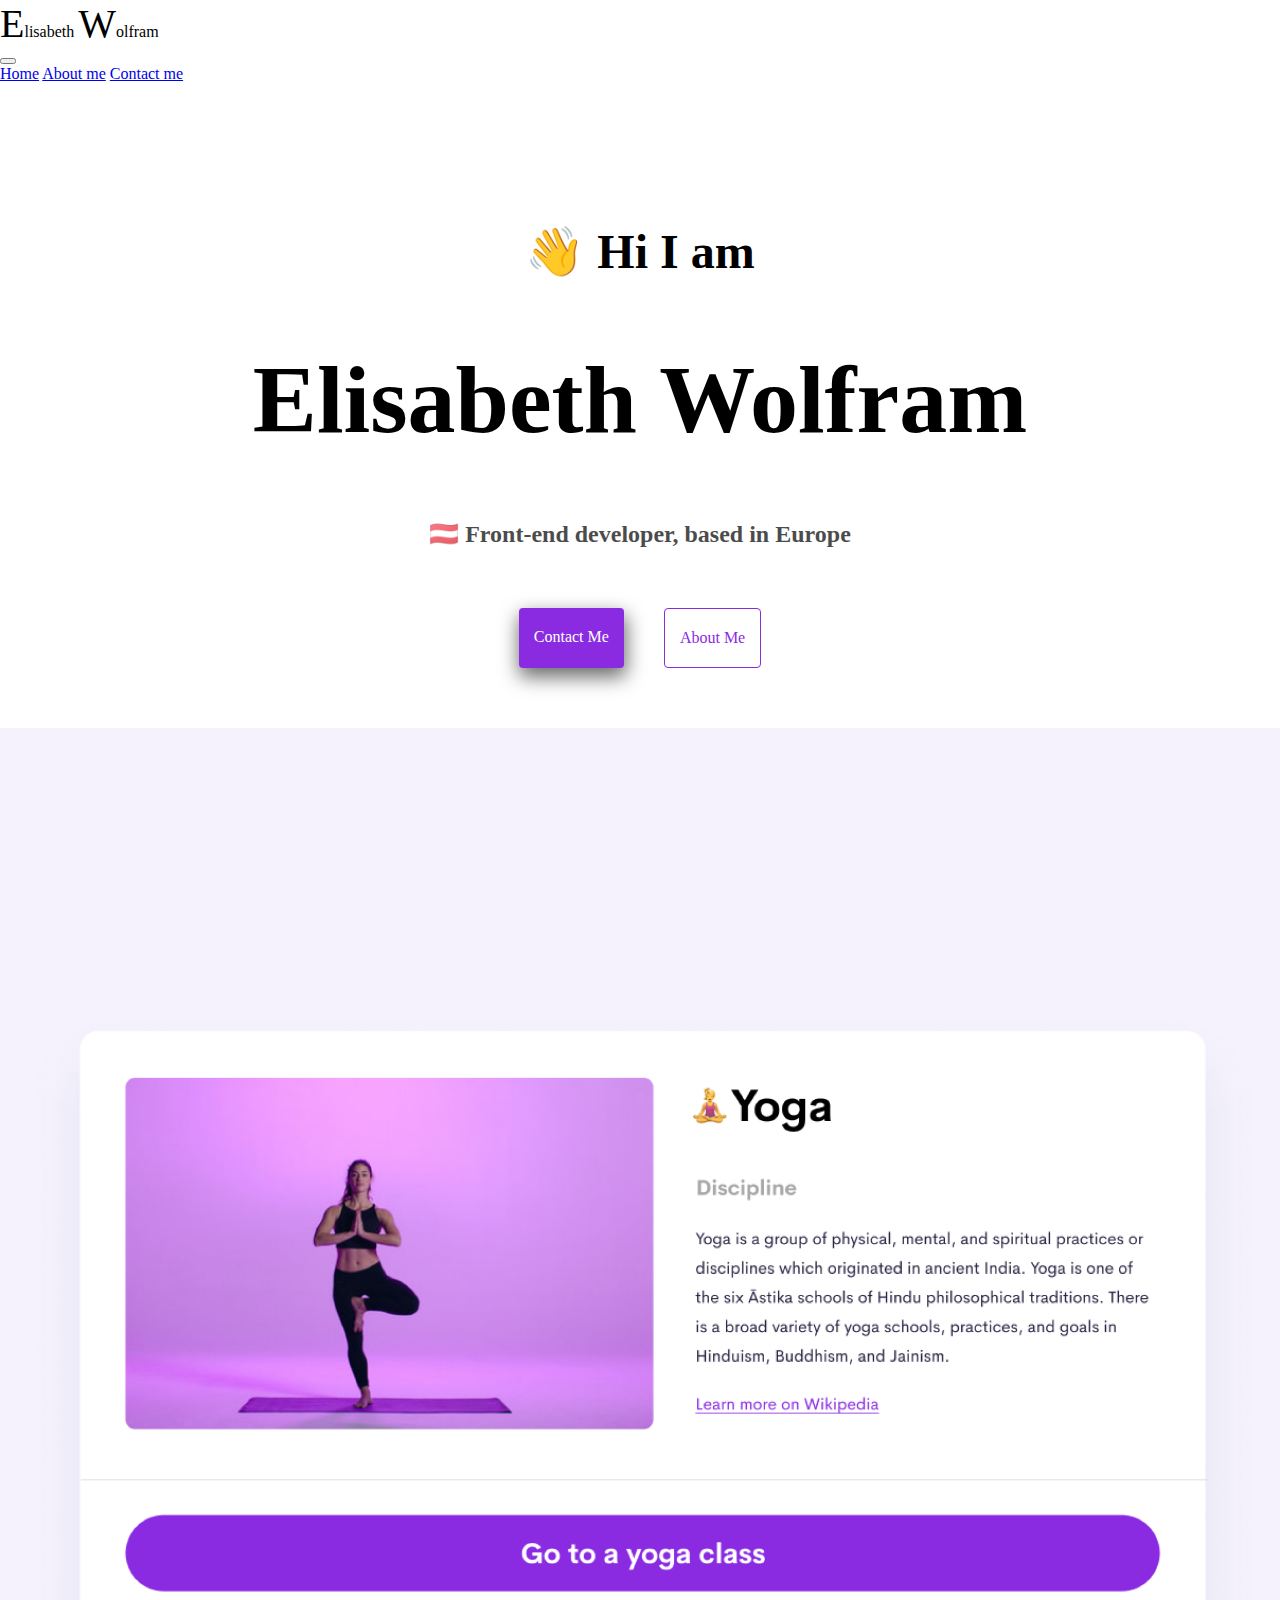
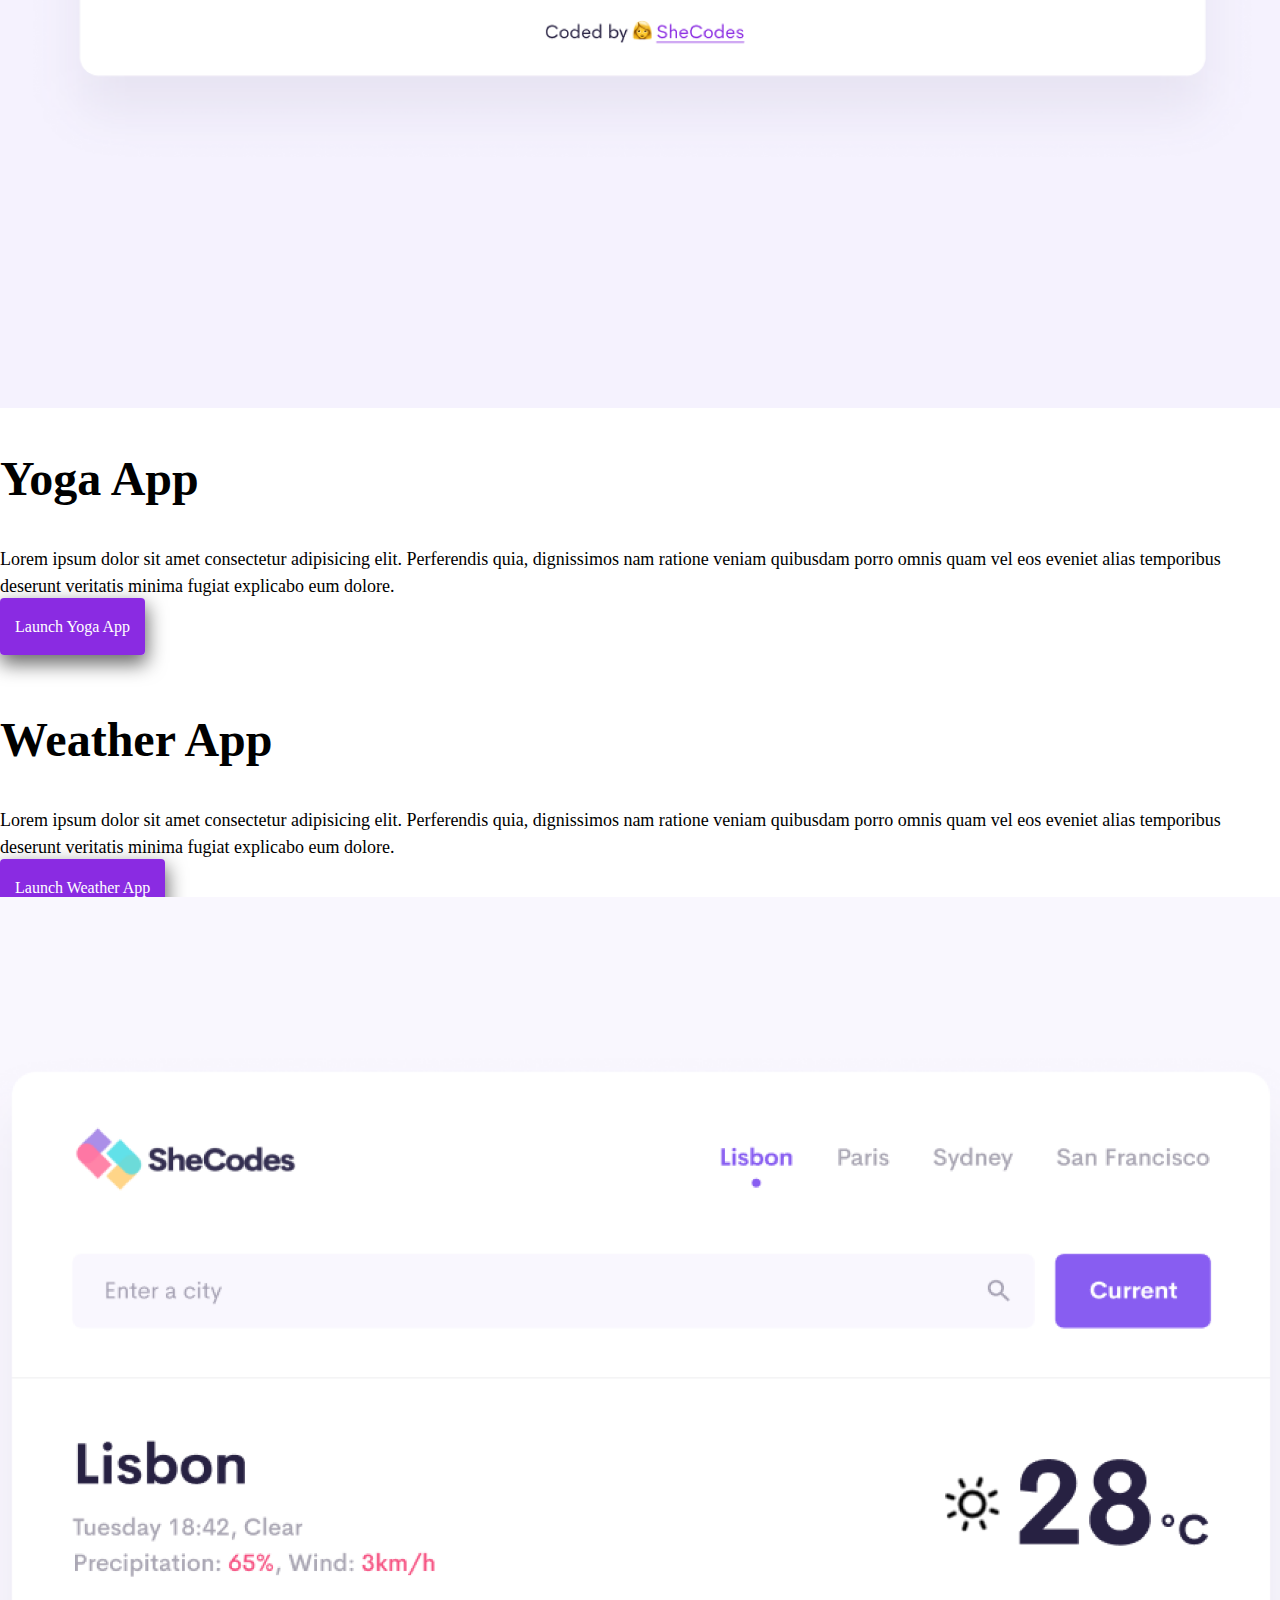
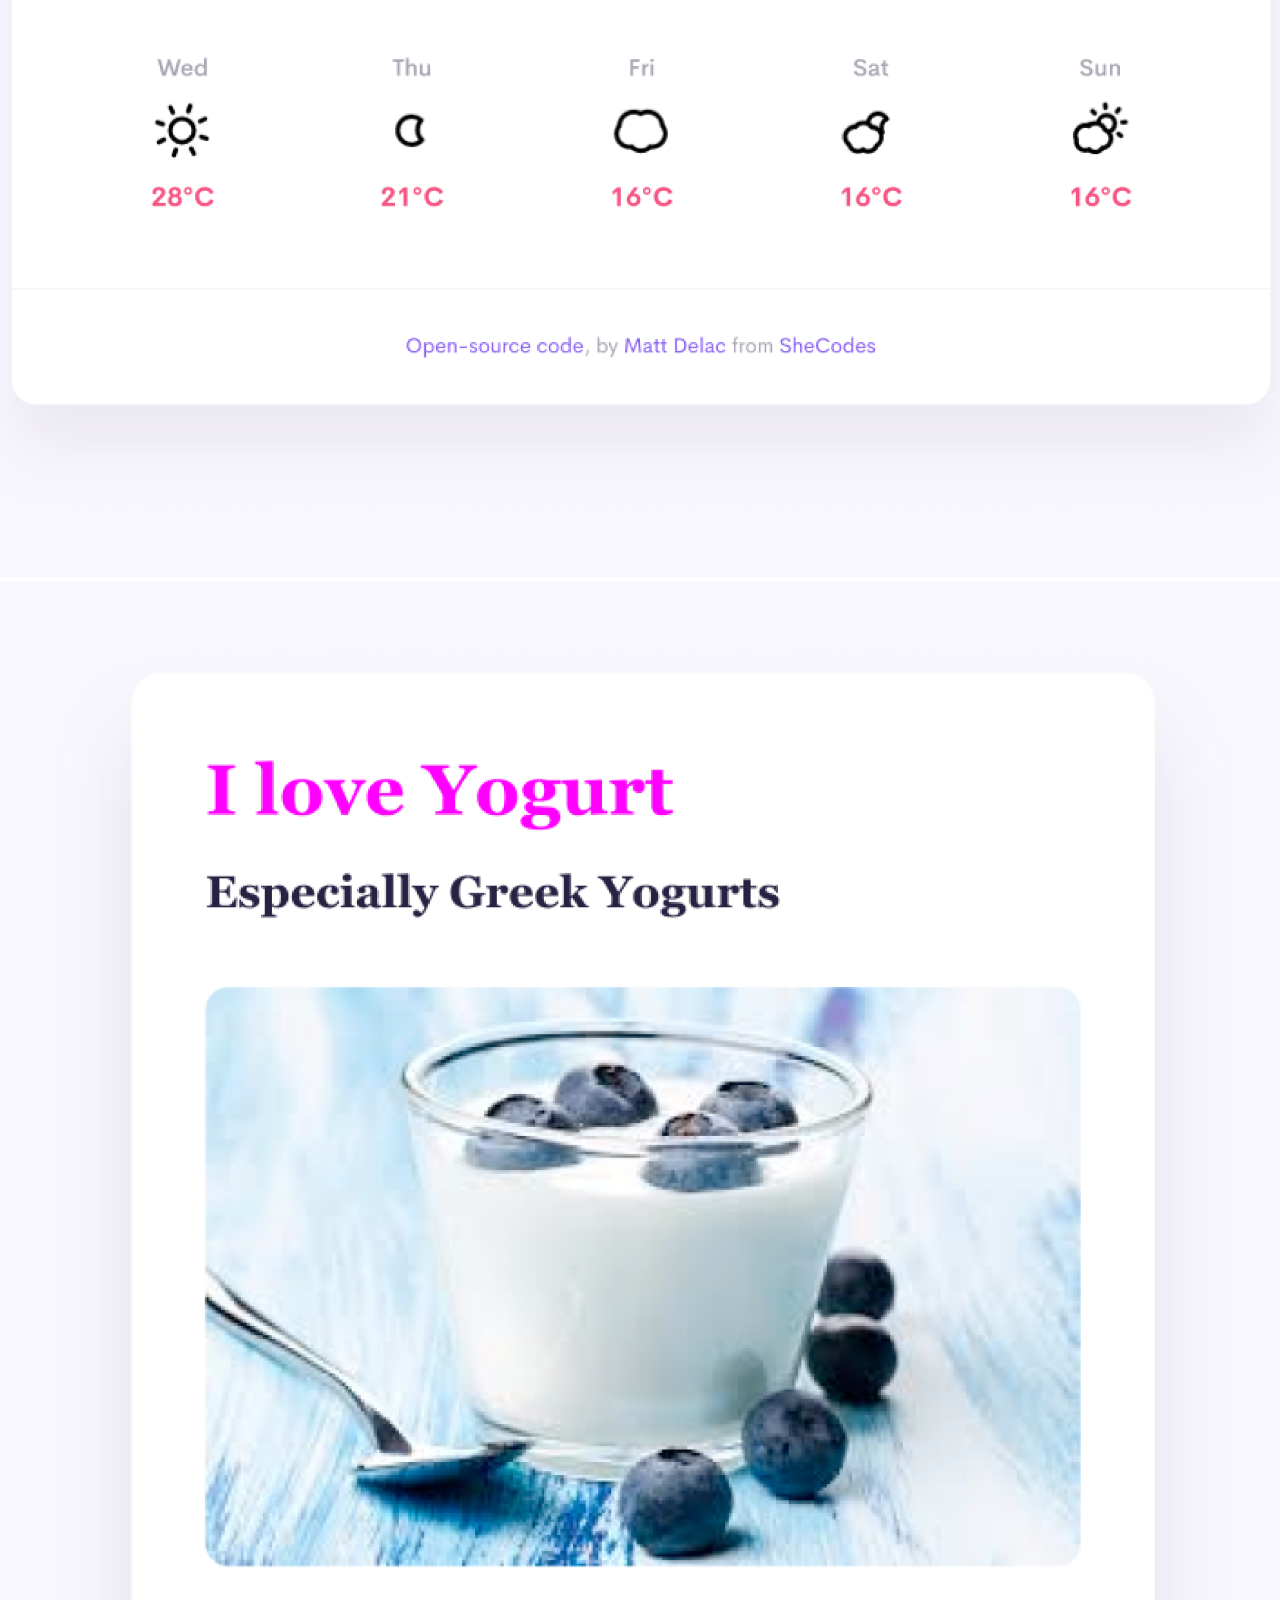
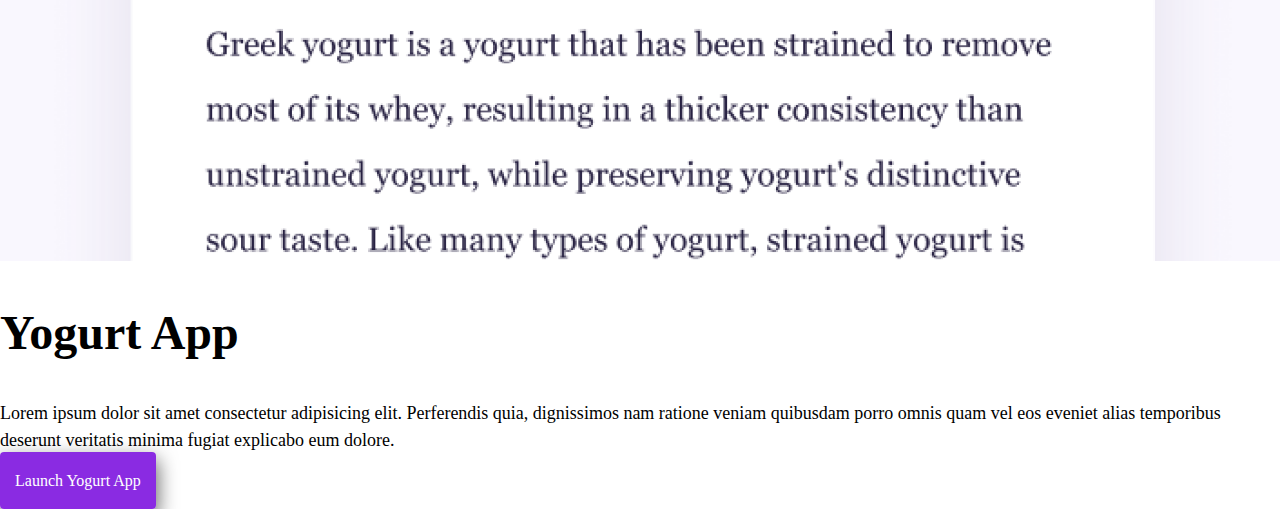
<file: index.html>
<!DOCTYPE html>
<html lang="en">
  <head>
    <meta charset="UTF-8" />
    <meta http-equiv="X-UA-Compatible" content="IE=edge" />
    <meta name="viewport" content="width=device-width, initial-scale=1.0" />
    <meta name="description" content="SheCodes coding protfolio test/example" />
    <title>Coding Potrfolio Example Elisabeth Wolfram</title>
    <link
      href="https://cdn.jsdelivr.net/npm/bootstrap@5.1.3/dist/css/bootstrap.min.css"
      rel="stylesheet"
      integrity="sha384-1BmE4kWBq78iYhFldvKuhfTAU6auU8tT94WrHftjDbrCEXSU1oBoqyl2QvZ6jIW3"
      crossorigin="anonymous"
    />
    <script
      src="https://cdn.jsdelivr.net/npm/bootstrap@5.1.3/dist/js/bootstrap.bundle.min.js"
      integrity="sha384-ka7Sk0Gln4gmtz2MlQnikT1wXgYsOg+OMhuP+IlRH9sENBO0LRn5q+8nbTov4+1p"
      crossorigin="anonymous"
    ></script>
    <link rel="stylesheet" href="/src/style.css" />
  </head>
  <body>
    <nav class="navbar navbar-expand-lg navbar-light bg-light fixed-top">
      <div class="container">
        <div class="navbar-brand" href="#">
          <span class="logoName">E</span>lisabeth
          <span class="logoName">W</span>olfram
        </div>
        <button
          class="navbar-toggler"
          type="button"
          data-bs-toggle="collapse"
          data-bs-target="#navbarNavAltMarkup"
          aria-controls="navbarNavAltMarkup"
          aria-expanded="false"
          aria-label="Toggle navigation"
        >
          <span class="navbar-toggler-icon"></span>
        </button>
        <div class="collapse navbar-collapse" id="navbarNavAltMarkup">
          <div class="navbar-nav">
            <a class="nav-link active" aria-current="page" href="/">Home</a>
            <a class="nav-link" href="/about.html">About me</a>
            <a class="nav-link" href="/about.html#contact">Contact me</a>
          </div>
        </div>
      </div>
    </nav>

    <div class="introduction">
      <h2 class="text-center">👋 Hi I am</h2>
      <h1 class="text-center">Elisabeth Wolfram</h1>
      <h3 class="text-center">🇦🇹 Front-end developer, based in Europe</h3>
      <div class="navigation-links">
        <a href="/about.html#contact" class="contact-link">Contact me</a>
        <a href="/about.html" class="about-link">About me</a>
      </div>
    </div>

    <div class="container">
      <div class="row">
        <div class="col-md-6">
          <img
            class="img-fluid rounded"
            src="/media/yoga.png"
            alt="Yoga picture"
          />
        </div>
        <div class="col-md-6">
          <h2 class="yogaApp mb-3">Yoga App</h2>
          <p>
            Lorem ipsum dolor sit amet consectetur adipisicing elit. Perferendis
            quia, dignissimos nam ratione veniam quibusdam porro omnis quam vel
            eos eveniet alias temporibus deserunt veritatis minima fugiat
            explicabo eum dolore.
          </p>
          <div class="mt-5">
            <a href="#" class="launchBtn"> Launch yoga app </a>
          </div>
        </div>
      </div>
    </div>

    <br />
    <br />

    <div class="container">
      <div class="row">
        <div class="col-md-6">
          <h2 class="yogaApp mb-3">Weather App</h2>
          <p>
            Lorem ipsum dolor sit amet consectetur adipisicing elit. Perferendis
            quia, dignissimos nam ratione veniam quibusdam porro omnis quam vel
            eos eveniet alias temporibus deserunt veritatis minima fugiat
            explicabo eum dolore.
          </p>
          <div class="mb-5 mt-5">
            <a href="#" class="launchBtn"> Launch weather app </a>
          </div>
        </div>
        <div class="col-md-6">
          <img
            class="img-fluid rounded"
            src="/media/weather.png"
            alt="Weather App Picture"
          />
        </div>
      </div>
    </div>

    <div class="container">
      <div class="row mt-5">
        <div class="col-md-6">
          <img
            class="img-fluid rounded"
            src="/media/yogurt.png"
            alt="Yogurt picture"
          />
        </div>
        <div class="col-md-6">
          <h2 class="yogaApp mb-3">Yogurt App</h2>
          <p>
            Lorem ipsum dolor sit amet consectetur adipisicing elit. Perferendis
            quia, dignissimos nam ratione veniam quibusdam porro omnis quam vel
            eos eveniet alias temporibus deserunt veritatis minima fugiat
            explicabo eum dolore.
          </p>
          <div class="mt-5">
            <a href="#" class="launchBtn"> Launch yogurt app </a>
          </div>
        </div>
      </div>
    </div>
  </body>
</html>
</file>
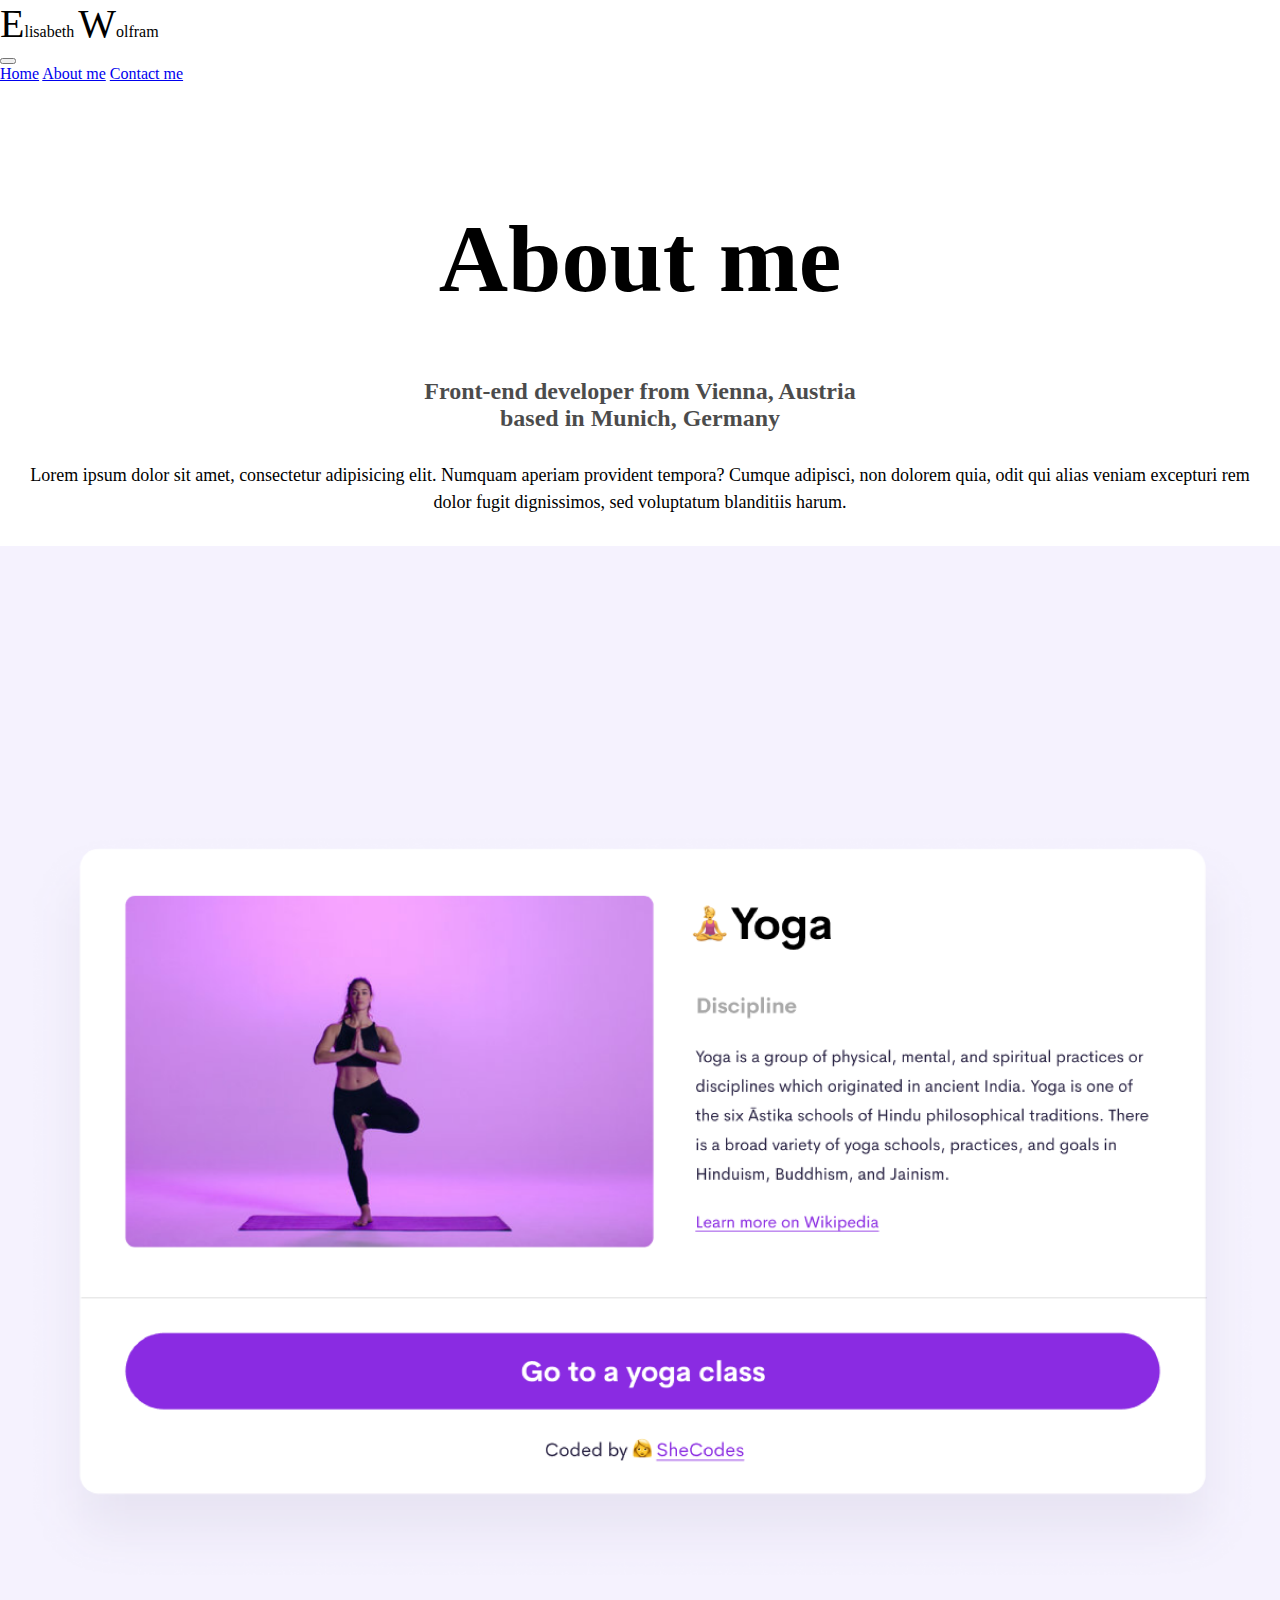
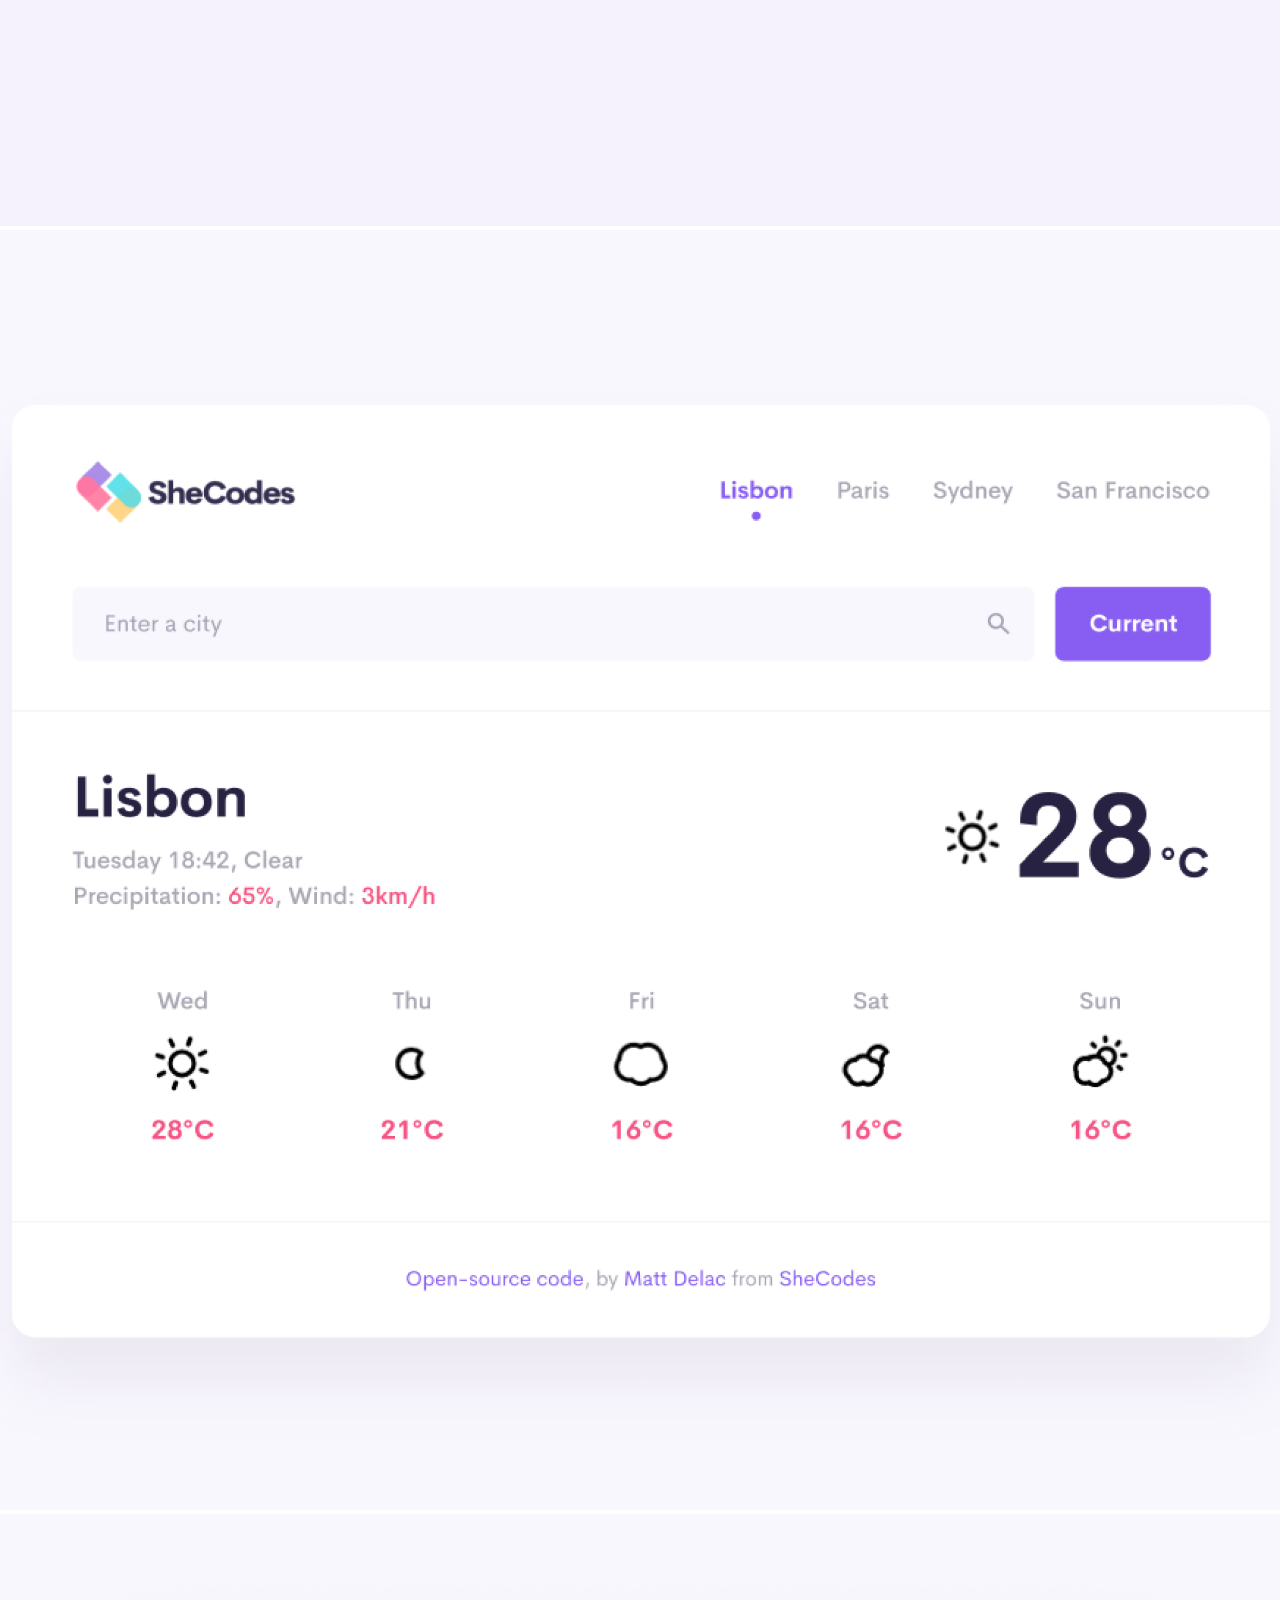
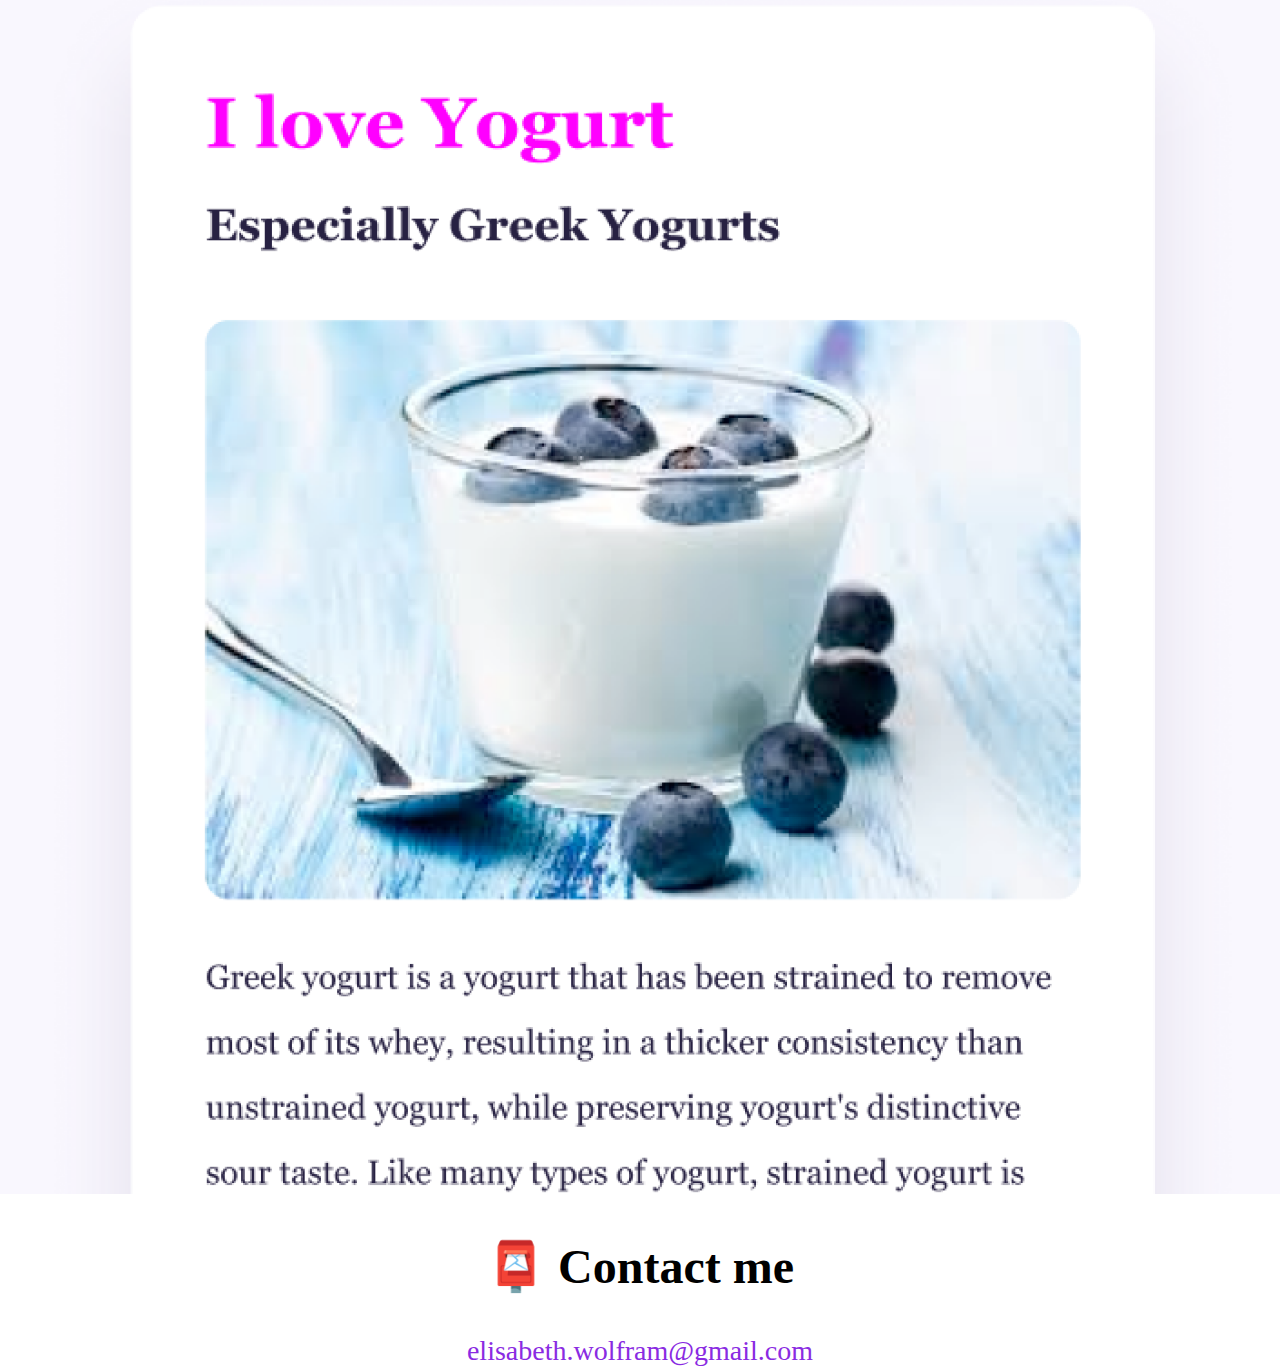
<file: about.html>
<!DOCTYPE html>
<html lang="en">
  <head>
    <meta charset="UTF-8" />
    <meta http-equiv="X-UA-Compatible" content="IE=edge" />
    <meta name="viewport" content="width=device-width, initial-scale=1.0" />
    <meta
      name="description"
      content="SheCodes coding protfolio test/example about the creator"
    />
    <link
      href="https://cdn.jsdelivr.net/npm/bootstrap@5.1.3/dist/css/bootstrap.min.css"
      rel="stylesheet"
      integrity="sha384-1BmE4kWBq78iYhFldvKuhfTAU6auU8tT94WrHftjDbrCEXSU1oBoqyl2QvZ6jIW3"
      crossorigin="anonymous"
    />
    <script
      src="https://cdn.jsdelivr.net/npm/bootstrap@5.1.3/dist/js/bootstrap.bundle.min.js"
      integrity="sha384-ka7Sk0Gln4gmtz2MlQnikT1wXgYsOg+OMhuP+IlRH9sENBO0LRn5q+8nbTov4+1p"
      crossorigin="anonymous"
    ></script>
    <link rel="stylesheet" href="/src/style.css" />
    <title>About Elisabeth Wolfram</title>
  </head>
  <body>
    <nav class="navbar navbar-expand-lg navbar-light bg-light fixed-top">
      <div class="container">
        <div class="navbar-brand" href="#">
          <span class="logoName">E</span>lisabeth
          <span class="logoName">W</span>olfram
        </div>
        <button
          class="navbar-toggler"
          type="button"
          data-bs-toggle="collapse"
          data-bs-target="#navbarNavAltMarkup"
          aria-controls="navbarNavAltMarkup"
          aria-expanded="false"
          aria-label="Toggle navigation"
        >
          <span class="navbar-toggler-icon"></span>
        </button>
        <div class="collapse navbar-collapse" id="navbarNavAltMarkup">
          <div class="navbar-nav">
            <a class="nav-link active" aria-current="page" href="/">Home</a>
            <a class="nav-link" href="/about.html">About me</a>
            <a class="nav-link" href="/about.html#contact">Contact me</a>
          </div>
        </div>
      </div>
    </nav>

    <div class="aboutContainer">
      <h1 class="text-center">About me</h1>
      <h3 class="text-center">
        Front-end developer from Vienna, Austria <br />
        based in Munich, Germany
      </h3>
    </div>
    <div class="about-paragraphs text-center">
      <p>
        Lorem ipsum dolor sit amet, consectetur adipisicing elit. Numquam
        aperiam provident tempora? Cumque adipisci, non dolorem quia, odit qui
        alias veniam excepturi rem dolor fugit dignissimos, sed voluptatum
        blanditiis harum.
      </p>
    </div>
    <div class="container pictureFrames">
      <div class="row">
        <div class="col-sm-4">
          <img
            class="img-fluid p-2 shadow rounded"
            src="/media/yoga.png"
            alt="Yoga picture"
          />
        </div>
        <div class="col-sm-4">
          <img
            class="img-fluid p-2 shadow rounded"
            src="/media/weather.png"
            alt="Weather App Picture"
          />
        </div>
        <div class="col-sm-4">
          <img
            class="img-fluid p-2 shadow rounded"
            src="/media/yogurt.png"
            alt="Yogurt picture"
          />
        </div>
      </div>
    </div>
    <div id="contact">
      <h2 class="text-center">📮 Contact me</h2>
      <a href="mailto:elisabeth.wolfram@gmail.com" class="email-link">
        elisabeth.wolfram@gmail.com
      </a>
    </div>
  </body>
</html>
</file>
<file: src/style.css>
*,
::after,
::before {
  box-sizing: border-box;
}

:root {
  --primary-color: #8a2be2;
  --box-shadow: 1px 8px 19px 1px rgba(0, 0, 0, 0.59);
  --secondary-color: #dc98fb;
}

body {
  margin: 0;
}

h1 {
  font-size: 96px;
}

h2 {
  font-size: 48px;
}

h3 {
  font-size: 24px;
  opacity: 0.7;
}

p {
  font-size: 18px;
  line-height: 1.5;
}

.text-center {
  text-align: center !important;
}

.introduction {
  margin: 140px 0 40px;
}

.navigation-links {
  display: flex;
  margin-top: 40px;
  justify-content: center;
}

.navigation-links a {
  margin: 20px;
  border-radius: 4px;
  padding: 20px 15px;
  text-decoration: none;
  text-transform: capitalize;
}

.contact-link {
  background: var(--primary-color);
  box-shadow: var(--box-shadow);
  color: white;
}

.about-link {
  color: var(--primary-color);
  border: 1px solid var(--primary-color);
}

.homepage-link {
  color: var(--primary-color);
  text-align: center;
  display: block;
}

.about-paragraphs {
  margin: 30px 0;
}

.about-paragraphs p {
  margin: 10px;
}

.email-link {
  display: flex;
  justify-content: center;
  color: var(--primary-color);
  font-size: 28px;
  text-decoration: none;
}

.email-link:hover {
  text-decoration: underline;
}

img {
  width: 100%;
}

.yogaApp {
  text-align: left;
}

.launchBtn {
  border-radius: 4px;
  padding: 20px 15px;
  text-decoration: none;
  text-transform: capitalize;
  background: var(--primary-color);
  box-shadow: var(--box-shadow);
  color: white;
}

.launchBtn:hover {
  cursor: pointer;
}

.logoName {
  font-size: 40px;
}

.aboutContainer {
  margin-top: 120px;
}

.pictureFrames {
  margin-bottom: 40px;
}
</file>
